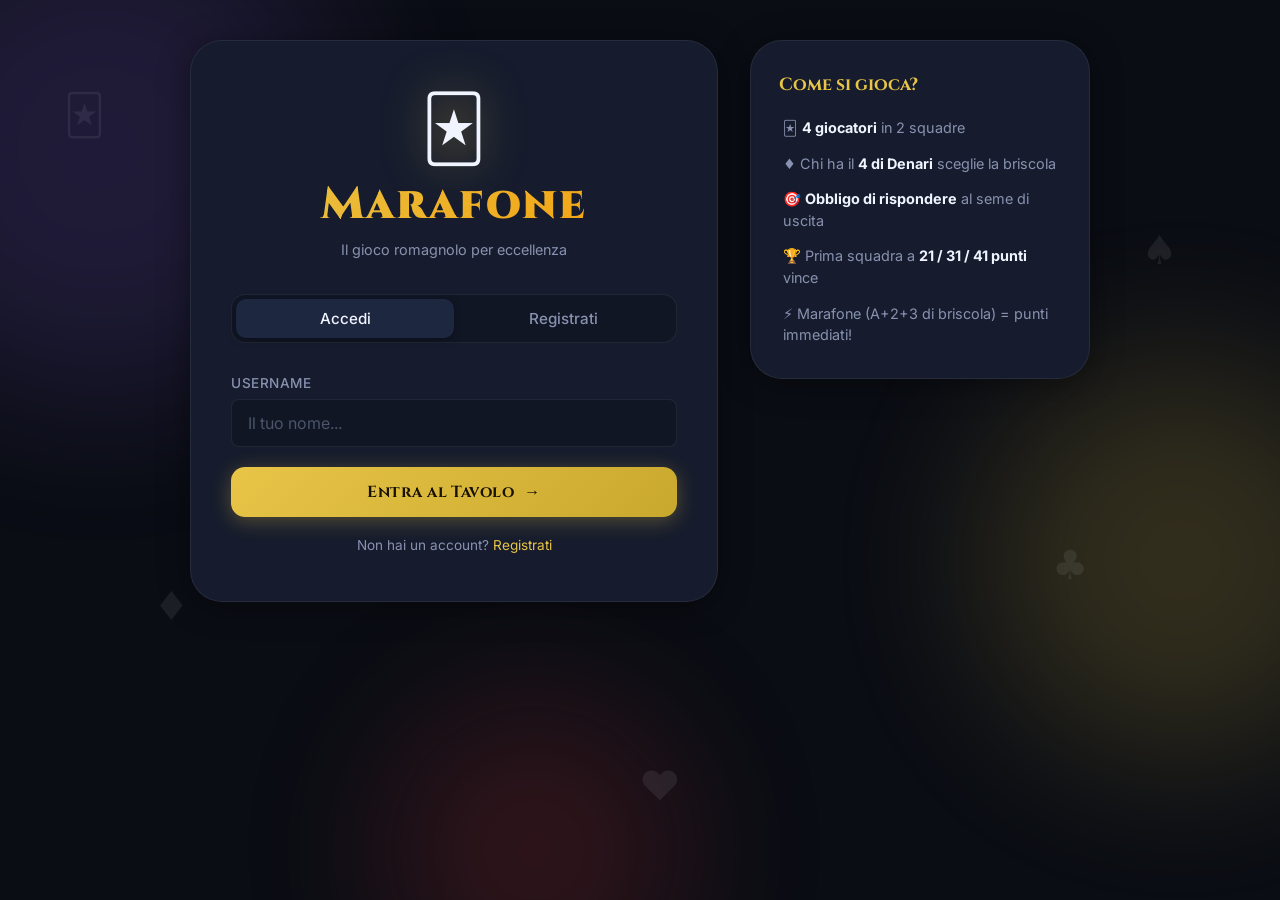
<file: Marafone.Presentation/wwwroot/index.html>
<!DOCTYPE html>
<html lang="it">
<head>
  <meta charset="UTF-8" />
  <meta name="viewport" content="width=device-width, initial-scale=1.0" />
  <title>Marafone Romagnolo — Accedi</title>
  <link rel="preconnect" href="https://fonts.googleapis.com" />
  <link href="https://fonts.googleapis.com/css2?family=Cinzel:wght@400;700;900&family=Inter:wght@300;400;500;600&display=swap" rel="stylesheet" />
  <link rel="stylesheet" href="style.css" />
</head>
<body class="auth-page">

  <!-- Animated background -->
  <div class="bg-orbs">
    <div class="orb orb-1"></div>
    <div class="orb orb-2"></div>
    <div class="orb orb-3"></div>
  </div>

  <!-- Floating cards decoration -->
  <div class="floating-cards" aria-hidden="true">
    <span class="fc fc-1">🃏</span>
    <span class="fc fc-2">♠️</span>
    <span class="fc fc-3">♦️</span>
    <span class="fc fc-4">♣️</span>
    <span class="fc fc-5">♥️</span>
  </div>

  <main class="auth-container">
    <div class="auth-card">
      <!-- Logo / Titolo -->
      <div class="auth-logo">
        <div class="logo-icon">🃏</div>
        <h1 class="logo-title">Marafone</h1>
        <p class="logo-subtitle">Il gioco romagnolo per eccellenza</p>
      </div>

      <!-- Tab switcher -->
      <div class="tab-switcher" role="tablist">
        <button id="tab-login" class="tab-btn active" role="tab" aria-selected="true" onclick="switchTab('login')">
          Accedi
        </button>
        <button id="tab-register" class="tab-btn" role="tab" aria-selected="false" onclick="switchTab('register')">
          Registrati
        </button>
      </div>

      <!-- LOGIN FORM -->
      <form id="form-login" class="auth-form" onsubmit="handleLogin(event)">
        <div class="field-group">
          <label for="login-username">Username</label>
          <input
            type="text" id="login-username" name="username"
            placeholder="Il tuo nome..." autocomplete="username"
            required />
        </div>
        <button type="submit" class="btn-primary" id="btn-login">
          <span class="btn-text">Entra al Tavolo</span>
          <span class="btn-icon">→</span>
        </button>
        <p class="auth-hint">Non hai un account? <a href="#" onclick="switchTab('register')">Registrati</a></p>
      </form>

      <!-- REGISTER FORM -->
      <form id="form-register" class="auth-form hidden" onsubmit="handleRegister(event)">
        <div class="field-group">
          <label for="reg-username">Username</label>
          <input
            type="text" id="reg-username" name="username"
            placeholder="Scegli il tuo nome..." autocomplete="username"
            required />
        </div>
        <div class="field-group">
          <label for="reg-email">Email <span class="optional">(opzionale)</span></label>
          <input
            type="email" id="reg-email" name="email"
            placeholder="la-tua@email.it" autocomplete="email" />
        </div>
        <button type="submit" class="btn-primary" id="btn-register">
          <span class="btn-text">Crea Account</span>
          <span class="btn-icon">✓</span>
        </button>
        <p class="auth-hint">Hai già un account? <a href="#" onclick="switchTab('login')">Accedi</a></p>
      </form>

      <!-- Feedback message -->
      <div id="auth-message" class="auth-message hidden" role="alert"></div>
    </div>

    <!-- Info banner -->
    <div class="rules-banner">
      <h3>Come si gioca?</h3>
      <ul>
        <li>🃏 <strong>4 giocatori</strong> in 2 squadre</li>
        <li>♦️ Chi ha il <strong>4 di Denari</strong> sceglie la briscola</li>
        <li>🎯 <strong>Obbligo di rispondere</strong> al seme di uscita</li>
        <li>🏆 Prima squadra a <strong>21 / 31 / 41 punti</strong> vince</li>
        <li>⚡ Marafone (A+2+3 di briscola) = punti immediati!</li>
      </ul>
    </div>
  </main>

  <script src="app.js"></script>
</body>
</html>
</file>
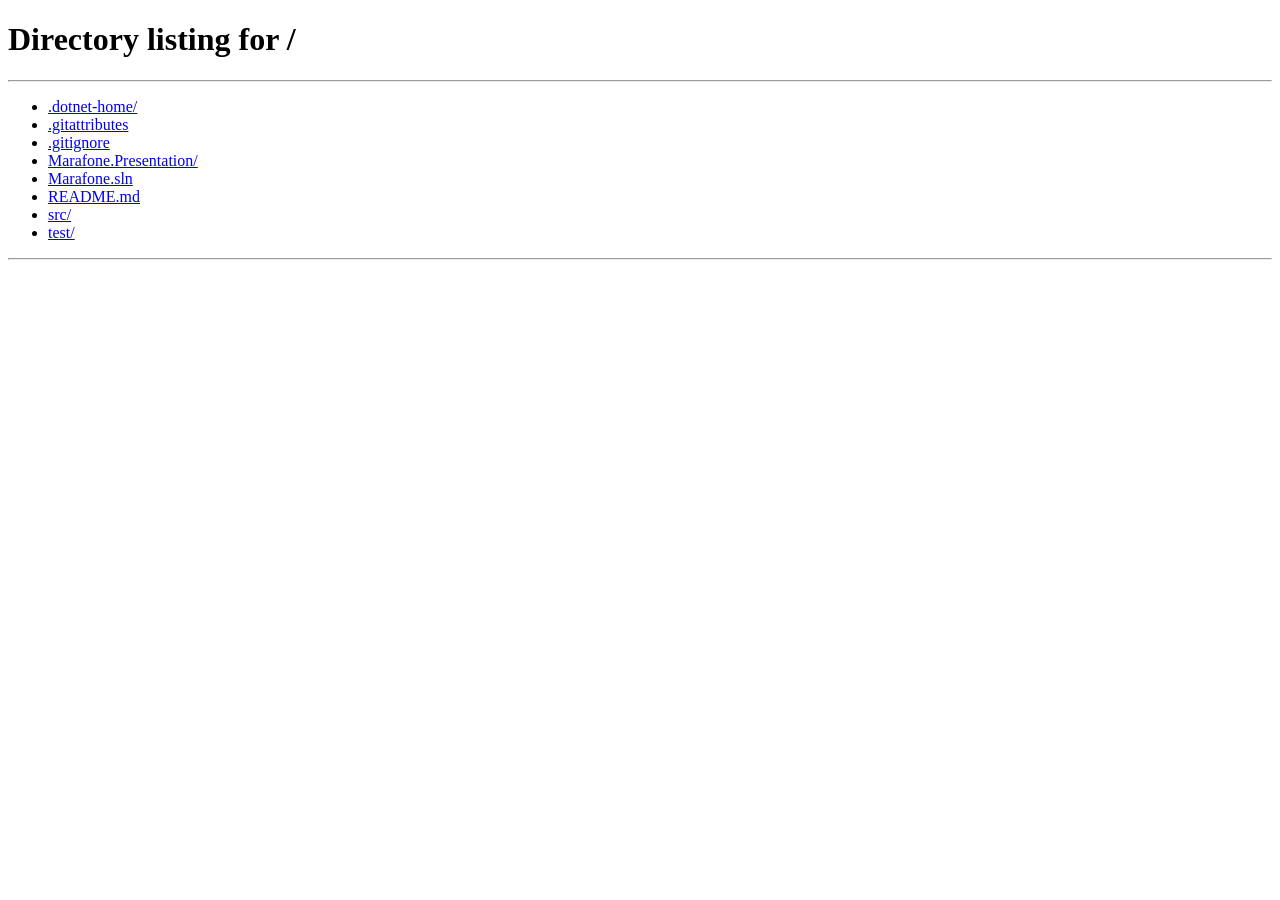
<file: Marafone.Presentation/wwwroot/lobby.html>
<!DOCTYPE html>
<html lang="it">
<head>
  <meta charset="UTF-8" />
  <meta name="viewport" content="width=device-width, initial-scale=1.0" />
  <title>Marafone — Lobby</title>
  <link rel="preconnect" href="https://fonts.googleapis.com" />
  <link href="https://fonts.googleapis.com/css2?family=Cinzel:wght@400;700;900&family=Inter:wght@300;400;500;600&display=swap" rel="stylesheet" />
  <link rel="stylesheet" href="style.css" />
</head>
<body class="lobby-page">

  <div class="bg-orbs">
    <div class="orb orb-1"></div>
    <div class="orb orb-2"></div>
  </div>

  <!-- HEADER -->
  <header class="app-header">
    <div class="header-left">
      <span class="header-logo">🃏</span>
      <span class="header-title">Marafone</span>
    </div>
    <div class="header-right">
      <span class="user-badge" id="header-username">Caricamento...</span>
      <button class="btn-ghost btn-sm" onclick="logout()">Esci</button>
    </div>
  </header>

  <main class="lobby-container">

    <!-- ===== CREA PARTITA ===== -->
    <section class="lobby-section create-section">
      <h2 class="section-title">
        <span class="section-icon">⚡</span>
        Nuova Partita
      </h2>

      <div class="create-card">
        <!-- Scelta modalità -->
        <div class="mode-selector">
          <label class="section-label">Modalità di gioco</label>
          <div class="mode-buttons">
            <button class="mode-btn" data-target="21" onclick="selectMode(this)">
              <span class="mode-pts">21</span>
              <span class="mode-name">Veloce</span>
            </button>
            <button class="mode-btn active" data-target="41" onclick="selectMode(this)">
              <span class="mode-pts">41</span>
              <span class="mode-name">Classica</span>
            </button>
            <button class="mode-btn" data-target="31" onclick="selectMode(this)">
              <span class="mode-pts">31</span>
              <span class="mode-name">Media</span>
            </button>
          </div>
        </div>

        <!-- Scelta giocatori -->
        <div class="player-selection">
          <label class="section-label">Seleziona 3 avversari/compagni</label>
          <p class="selection-hint">Tu giochi nella Squadra 1 (posizione 1). Scegli chi metti nelle altre posizioni.</p>
          <div class="player-slots">
            <div class="slot-group">
              <div class="slot-label">Squadra 1</div>
              <div class="player-slot you-slot">
                <span class="slot-icon">👤</span>
                <span id="slot-you">TU</span>
              </div>
              <div class="player-slot" id="slot-p3">
                <span class="slot-icon">➕</span>
                <span class="slot-text">Compagno (Pos 3)</span>
              </div>
            </div>
            <div class="vs-divider">VS</div>
            <div class="slot-group">
              <div class="slot-label">Squadra 2</div>
              <div class="player-slot" id="slot-p2">
                <span class="slot-icon">➕</span>
                <span class="slot-text">Avversario (Pos 2)</span>
              </div>
              <div class="player-slot" id="slot-p4">
                <span class="slot-icon">➕</span>
                <span class="slot-text">Avversario (Pos 4)</span>
              </div>
            </div>
          </div>
        </div>

        <!-- Lista utenti disponibili -->
        <div class="users-list-section">
          <label class="section-label">Giocatori disponibili</label>
          <div id="users-list" class="users-grid">
            <div class="loading-dots"><span></span><span></span><span></span></div>
          </div>
        </div>

        <button class="btn-primary btn-create" id="btn-create-match" onclick="createMatch()" disabled>
          <span class="btn-text">Inizia la Partita!</span>
          <span class="btn-icon">🃏</span>
        </button>
        <div id="create-error" class="error-msg hidden"></div>
      </div>
    </section>

    <!-- ===== PARTITE ATTIVE ===== -->
    <section class="lobby-section active-section">
      <div class="section-header">
        <h2 class="section-title">
          <span class="section-icon">🎮</span>
          Partite in corso
        </h2>
        <button class="btn-ghost btn-sm" onclick="loadMatches()">↻ Aggiorna</button>
      </div>
      <div id="matches-list" class="matches-grid">
        <div class="loading-dots"><span></span><span></span><span></span></div>
      </div>
    </section>

  </main>

  <script src="app.js"></script>
  <script src="lobby.js"></script>
</body>
</html>
</file>
<file: Marafone.Presentation/wwwroot/style.css>
/* ============================================================
   MARAFONE ROMAGNOLO — Design System
   ============================================================ */

/* --- RESET & TOKENS --- */
*, *::before, *::after { box-sizing: border-box; margin: 0; padding: 0; }

:root {
  /* Palette */
  --clr-bg:        #0a0d14;
  --clr-surface:   #111625;
  --clr-card:      #161c2d;
  --clr-card-hover:#1e2740;
  --clr-border:    rgba(255,255,255,0.07);
  --clr-border-hi: rgba(255,255,255,0.15);

  /* Accents */
  --clr-gold:      #e8c547;
  --clr-gold-dim:  #c9a82e;
  --clr-amber:     #f59e0b;
  --clr-red:       #e53e3e;
  --clr-green:     #38a169;
  --clr-blue:      #4299e1;
  --clr-purple:    #805ad5;

  /* Suits */
  --suit-coppe:    #e53e3e;
  --suit-denara:   #e8c547;
  --suit-bastoni:  #68d391;
  --suit-spade:    #a0aec0;

  /* Text */
  --txt-primary:   #f0f4ff;
  --txt-secondary: #8892b0;
  --txt-muted:     #4a5568;

  /* Spacing */
  --radius-sm:  8px;
  --radius-md:  14px;
  --radius-lg:  22px;
  --radius-xl:  32px;

  /* Shadows */
  --shadow-card: 0 4px 32px rgba(0,0,0,0.4);
  --shadow-glow: 0 0 24px rgba(232,197,71,0.25);
  --shadow-gold: 0 0 0 2px var(--clr-gold), 0 0 24px rgba(232,197,71,0.35);

  /* Transitions */
  --transition: 0.22s cubic-bezier(0.4,0,0.2,1);
}

html { font-size: 16px; }

body {
  font-family: 'Inter', system-ui, sans-serif;
  background: var(--clr-bg);
  color: var(--txt-primary);
  min-height: 100vh;
  overflow-x: hidden;
}

/* ── ANIMATED BACKGROUND ORBS ────────────────────────────── */
.bg-orbs {
  position: fixed;
  inset: 0;
  pointer-events: none;
  z-index: 0;
  overflow: hidden;
}
.orb {
  position: absolute;
  border-radius: 50%;
  filter: blur(80px);
  opacity: 0.18;
  animation: orbFloat 12s ease-in-out infinite alternate;
}
.orb-1 { width:500px; height:500px; background:#805ad5; top:-100px; left:-150px; animation-delay:0s; }
.orb-2 { width:400px; height:400px; background:#e8c547; top:40%; right:-100px; animation-delay:-4s; }
.orb-3 { width:300px; height:300px; background:#e53e3e; bottom:-100px; left:30%; animation-delay:-8s; }

@keyframes orbFloat {
  from { transform: translate(0,0) scale(1); }
  to   { transform: translate(30px, 40px) scale(1.08); }
}

/* ── FLOATING CARD DECORATION ────────────────────────────── */
.floating-cards {
  position: fixed; inset:0; pointer-events:none; z-index:0; overflow:hidden;
}
.fc {
  position: absolute;
  font-size: 2.5rem;
  opacity: 0.08;
  animation: fcFloat 8s ease-in-out infinite alternate;
  user-select: none;
}
.fc-1 { top:10%; left:5%;  animation-duration:9s;  animation-delay:0s; }
.fc-2 { top:25%; right:8%; animation-duration:11s; animation-delay:-2s; }
.fc-3 { bottom:30%; left:12%; animation-duration:10s; animation-delay:-4s; }
.fc-4 { top:60%; right:15%; animation-duration:8s; animation-delay:-1s; }
.fc-5 { bottom:10%; left:50%; animation-duration:12s; animation-delay:-3s; }
@keyframes fcFloat {
  from { transform: translateY(0) rotate(-5deg); }
  to   { transform: translateY(-20px) rotate(5deg); }
}

/* ── UTILITY ──────────────────────────────────────────────── */
.hidden { display: none !important; }
.optional { color: var(--txt-muted); font-size: 0.8em; }
.loading-dots { display:flex; gap:6px; align-items:center; padding:20px; }
.loading-dots span {
  width:8px; height:8px; border-radius:50%;
  background: var(--clr-gold);
  animation: dot-blink 1.2s ease-in-out infinite;
}
.loading-dots span:nth-child(2) { animation-delay:0.2s; }
.loading-dots span:nth-child(3) { animation-delay:0.4s; }
@keyframes dot-blink { 0%,80%,100% { opacity:0.2; } 40% { opacity:1; } }

/* ── BUTTONS ─────────────────────────────────────────────── */
.btn-primary {
  display: inline-flex;
  align-items: center;
  justify-content: center;
  gap: 10px;
  padding: 14px 28px;
  border: none;
  border-radius: var(--radius-md);
  background: linear-gradient(135deg, #e8c547 0%, #c9a82e 100%);
  color: #1a1200;
  font-family: 'Cinzel', serif;
  font-weight: 700;
  font-size: 1rem;
  letter-spacing: 0.03em;
  cursor: pointer;
  transition: var(--transition);
  box-shadow: 0 4px 20px rgba(232,197,71,0.3);
}
.btn-primary:hover:not(:disabled) {
  transform: translateY(-2px);
  box-shadow: var(--shadow-gold);
}
.btn-primary:active:not(:disabled) { transform: translateY(0); }
.btn-primary:disabled { opacity: 0.4; cursor: not-allowed; }

.btn-ghost {
  display: inline-flex; align-items: center; gap: 6px;
  padding: 10px 20px;
  border: 1px solid var(--clr-border-hi);
  border-radius: var(--radius-sm);
  background: transparent;
  color: var(--txt-secondary);
  font-family: 'Inter', sans-serif;
  font-size: 0.9rem;
  cursor: pointer;
  transition: var(--transition);
}
.btn-ghost:hover { background: var(--clr-card-hover); color: var(--txt-primary); }

.btn-danger {
  padding: 8px 18px;
  border: 1px solid rgba(229,62,62,0.4);
  border-radius: var(--radius-sm);
  background: rgba(229,62,62,0.1);
  color: #fc8181;
  font-size: 0.85rem;
  cursor: pointer;
  transition: var(--transition);
}
.btn-danger:hover { background: rgba(229,62,62,0.25); }

.btn-sm { font-size: 0.85rem; padding: 8px 16px; }

/* ── AUTH PAGE ────────────────────────────────────────────── */
.auth-page {
  display: flex;
  align-items: flex-start;
  justify-content: center;
  min-height: 100vh;
  padding: 40px 20px;
}

.auth-container {
  position: relative;
  z-index: 1;
  width: 100%;
  max-width: 900px;
  display: grid;
  grid-template-columns: 1fr 340px;
  gap: 32px;
  align-items: start;
}
@media (max-width: 700px) {
  .auth-container { grid-template-columns: 1fr; }
  .rules-banner   { order: -1; }
}

.auth-card {
  background: var(--clr-card);
  border: 1px solid var(--clr-border);
  border-radius: var(--radius-xl);
  padding: 48px 40px;
  box-shadow: var(--shadow-card);
  backdrop-filter: blur(12px);
}

.auth-logo { text-align: center; margin-bottom: 36px; }
.logo-icon { font-size: 4rem; display: block; margin-bottom: 8px; filter: drop-shadow(0 0 20px rgba(232,197,71,0.5)); }
.logo-title {
  font-family: 'Cinzel', serif;
  font-size: 2.8rem;
  font-weight: 900;
  background: linear-gradient(135deg, #e8c547, #f59e0b);
  -webkit-background-clip: text;
  -webkit-text-fill-color: transparent;
  background-clip: text;
  letter-spacing: 0.05em;
}
.logo-subtitle { color: var(--txt-secondary); font-size: 0.9rem; margin-top: 6px; }

/* Tab switcher */
.tab-switcher {
  display: flex;
  background: var(--clr-surface);
  border-radius: var(--radius-md);
  padding: 4px;
  margin-bottom: 32px;
  border: 1px solid var(--clr-border);
}
.tab-btn {
  flex: 1;
  padding: 10px;
  border: none;
  border-radius: 10px;
  background: transparent;
  color: var(--txt-secondary);
  font-family: 'Inter', sans-serif;
  font-size: 0.95rem;
  font-weight: 500;
  cursor: pointer;
  transition: var(--transition);
}
.tab-btn.active {
  background: var(--clr-card-hover);
  color: var(--txt-primary);
  box-shadow: 0 2px 8px rgba(0,0,0,0.3);
}

/* Forms */
.auth-form { display: flex; flex-direction: column; gap: 20px; }
.field-group { display: flex; flex-direction: column; gap: 8px; }
.field-group label {
  font-size: 0.85rem;
  font-weight: 500;
  color: var(--txt-secondary);
  letter-spacing: 0.04em;
  text-transform: uppercase;
}
.field-group input {
  padding: 13px 16px;
  background: var(--clr-surface);
  border: 1px solid var(--clr-border);
  border-radius: var(--radius-sm);
  color: var(--txt-primary);
  font-family: 'Inter', sans-serif;
  font-size: 1rem;
  transition: var(--transition);
  outline: none;
}
.field-group input:focus {
  border-color: var(--clr-gold);
  box-shadow: 0 0 0 3px rgba(232,197,71,0.15);
}
.field-group input::placeholder { color: var(--txt-muted); }

.auth-hint { text-align: center; font-size: 0.85rem; color: var(--txt-secondary); }
.auth-hint a { color: var(--clr-gold); text-decoration: none; }
.auth-hint a:hover { text-decoration: underline; }

.auth-message {
  padding: 12px 16px;
  border-radius: var(--radius-sm);
  font-size: 0.9rem;
  text-align: center;
  margin-top: 8px;
}
.auth-message.success { background: rgba(56,161,105,0.15); color: #68d391; border: 1px solid rgba(56,161,105,0.3); }
.auth-message.error   { background: rgba(229,62,62,0.15); color: #fc8181; border: 1px solid rgba(229,62,62,0.3); }

/* Rules banner */
.rules-banner {
  background: var(--clr-card);
  border: 1px solid var(--clr-border);
  border-radius: var(--radius-xl);
  padding: 32px 28px;
  box-shadow: var(--shadow-card);
}
.rules-banner h3 {
  font-family: 'Cinzel', serif;
  color: var(--clr-gold);
  margin-bottom: 20px;
  font-size: 1.1rem;
}
.rules-banner ul { list-style: none; display: flex; flex-direction: column; gap: 14px; }
.rules-banner li {
  font-size: 0.9rem;
  color: var(--txt-secondary);
  line-height: 1.5;
  padding-left: 4px;
}
.rules-banner li strong { color: var(--txt-primary); }

/* ── SHARED HEADER ────────────────────────────────────────── */
.app-header, .game-header {
  position: sticky;
  top: 0;
  z-index: 100;
  display: flex;
  align-items: center;
  justify-content: space-between;
  padding: 14px 24px;
  background: rgba(10,13,20,0.85);
  border-bottom: 1px solid var(--clr-border);
  backdrop-filter: blur(16px);
}
.header-logo { font-size: 1.6rem; }
.header-title {
  font-family: 'Cinzel', serif;
  font-size: 1.2rem;
  font-weight: 700;
  color: var(--clr-gold);
}
.header-left { display: flex; align-items: center; gap: 12px; }
.header-right { display: flex; align-items: center; gap: 12px; }

.user-badge {
  padding: 6px 14px;
  background: var(--clr-card);
  border: 1px solid var(--clr-border);
  border-radius: 50px;
  font-size: 0.85rem;
  color: var(--txt-secondary);
}

/* ── LOBBY PAGE ───────────────────────────────────────────── */
.lobby-page { min-height: 100vh; }
.lobby-container {
  position: relative; z-index: 1;
  max-width: 1200px;
  margin: 0 auto;
  padding: 40px 24px;
  display: grid;
  grid-template-columns: 1fr 1fr;
  gap: 32px;
  align-items: start;
}
@media (max-width: 900px) { .lobby-container { grid-template-columns: 1fr; } }

.lobby-section { display: flex; flex-direction: column; gap: 24px; }
.section-title {
  display: flex; align-items: center; gap: 10px;
  font-family: 'Cinzel', serif;
  font-size: 1.3rem;
  font-weight: 700;
  color: var(--txt-primary);
}
.section-icon { font-size: 1.4rem; }
.section-header { display: flex; align-items: center; justify-content: space-between; }

.create-card {
  background: var(--clr-card);
  border: 1px solid var(--clr-border);
  border-radius: var(--radius-xl);
  padding: 32px;
  display: flex;
  flex-direction: column;
  gap: 28px;
}

.section-label {
  display: block;
  font-size: 0.75rem;
  font-weight: 600;
  letter-spacing: 0.08em;
  text-transform: uppercase;
  color: var(--txt-muted);
  margin-bottom: 12px;
}

/* Mode buttons */
.mode-buttons { display: flex; gap: 12px; }
.mode-btn {
  flex: 1;
  display: flex; flex-direction: column; align-items: center; gap: 4px;
  padding: 14px 10px;
  border: 2px solid var(--clr-border);
  border-radius: var(--radius-md);
  background: var(--clr-surface);
  color: var(--txt-secondary);
  cursor: pointer;
  transition: var(--transition);
}
.mode-btn:hover { border-color: var(--clr-border-hi); color: var(--txt-primary); }
.mode-btn.active {
  border-color: var(--clr-gold);
  background: rgba(232,197,71,0.08);
  color: var(--txt-primary);
  box-shadow: 0 0 12px rgba(232,197,71,0.15);
}
.mode-pts {
  font-family: 'Cinzel', serif;
  font-size: 1.6rem;
  font-weight: 900;
  color: var(--clr-gold);
}
.mode-name { font-size: 0.75rem; text-transform: uppercase; letter-spacing: 0.05em; }

/* Player selection */
.player-slots { display: flex; align-items: center; gap: 16px; }
.slot-group { display: flex; flex-direction: column; gap: 10px; flex: 1; }
.slot-label {
  text-align: center;
  font-size: 0.72rem;
  font-weight: 600;
  letter-spacing: 0.06em;
  text-transform: uppercase;
  color: var(--txt-muted);
}
.vs-divider {
  font-family: 'Cinzel', serif;
  font-size: 1.1rem;
  color: var(--clr-gold);
  font-weight: 900;
  flex-shrink: 0;
}
.player-slot {
  display: flex; align-items: center; gap: 10px;
  padding: 10px 14px;
  background: var(--clr-surface);
  border: 1px dashed var(--clr-border);
  border-radius: var(--radius-md);
  font-size: 0.85rem;
  color: var(--txt-muted);
  min-height: 48px;
  transition: var(--transition);
  cursor: pointer;
}
.player-slot:hover { border-color: var(--clr-gold); color: var(--txt-primary); }
.player-slot.filled {
  background: rgba(232,197,71,0.07);
  border: 1px solid rgba(232,197,71,0.3);
  color: var(--txt-primary);
}
.you-slot {
  background: rgba(56,161,105,0.1);
  border: 1px solid rgba(56,161,105,0.3);
  color: #68d391;
  cursor: default;
}
.you-slot:hover { border-color: rgba(56,161,105,0.5); }
.slot-icon { font-size: 1.1rem; }
.selection-hint { font-size: 0.78rem; color: var(--txt-muted); margin-bottom: 4px; }

/* Users grid */
.users-grid {
  display: flex; flex-wrap: wrap; gap: 10px;
  max-height: 180px; overflow-y: auto;
  padding-right: 4px;
}
.users-grid::-webkit-scrollbar { width:4px; }
.users-grid::-webkit-scrollbar-track { background:transparent; }
.users-grid::-webkit-scrollbar-thumb { background: var(--clr-border); border-radius:4px; }

.user-chip {
  display: flex; align-items: center; gap: 8px;
  padding: 8px 14px;
  border: 1px solid var(--clr-border);
  border-radius: 50px;
  background: var(--clr-surface);
  color: var(--txt-secondary);
  font-size: 0.85rem;
  cursor: pointer;
  transition: var(--transition);
}
.user-chip:hover:not(.chip-you):not(.chip-assigned) {
  border-color: var(--clr-gold);
  color: var(--txt-primary);
}
.user-chip.chip-you { border-color: rgba(56,161,105,0.4); color: #68d391; cursor: default; }
.user-chip.chip-assigned { border-color: rgba(232,197,71,0.4); color: var(--clr-gold); }
.chip-avatar {
  width: 24px; height: 24px; border-radius: 50%;
  background: var(--clr-card);
  display: flex; align-items: center; justify-content: center;
  font-size: 0.7rem; font-weight: 700;
}

.btn-create { width: 100%; margin-top: 4px; }
.error-msg {
  padding: 10px 14px;
  background: rgba(229,62,62,0.12);
  border: 1px solid rgba(229,62,62,0.3);
  border-radius: var(--radius-sm);
  color: #fc8181;
  font-size: 0.85rem;
  text-align: center;
}

/* Matches grid */
.matches-grid { display: flex; flex-direction: column; gap: 14px; }
.match-card {
  background: var(--clr-card);
  border: 1px solid var(--clr-border);
  border-radius: var(--radius-lg);
  padding: 20px 24px;
  display: flex;
  align-items: center;
  justify-content: space-between;
  gap: 16px;
  transition: var(--transition);
}
.match-card:hover { border-color: var(--clr-border-hi); background: var(--clr-card-hover); }
.match-players { font-size: 0.9rem; color: var(--txt-secondary); }
.match-players strong { color: var(--txt-primary); }
.match-badge {
  padding: 4px 10px;
  border-radius: 50px;
  font-size: 0.75rem;
  font-weight: 600;
  letter-spacing: 0.04em;
}
.badge-playing { background: rgba(66,153,225,0.15); color: #63b3ed; border: 1px solid rgba(66,153,225,0.3); }
.badge-waiting { background: rgba(232,197,71,0.15); color: var(--clr-gold); border: 1px solid rgba(232,197,71,0.3); }
.badge-over    { background: rgba(113,128,150,0.15); color: #a0aec0; border: 1px solid rgba(113,128,150,0.3); }

.match-target {
  font-family: 'Cinzel', serif;
  font-size: 0.9rem;
  color: var(--clr-gold);
}
.no-matches {
  text-align: center;
  color: var(--txt-muted);
  padding: 40px 20px;
  font-size: 0.9rem;
}

/* ── GAME PAGE ────────────────────────────────────────────── */
.game-page { height: 100vh; display: flex; flex-direction: column; overflow: hidden; }

.game-header {
  flex-shrink: 0;
}
.game-info-bar { display: flex; align-items: center; gap: 12px; }
.target-badge {
  padding: 4px 12px;
  border-radius: 50px;
  background: rgba(232,197,71,0.12);
  border: 1px solid rgba(232,197,71,0.3);
  color: var(--clr-gold);
  font-family: 'Cinzel', serif;
  font-size: 0.8rem;
  font-weight: 700;
}
.status-text { font-size: 0.85rem; color: var(--txt-secondary); }

.game-layout {
  flex: 1;
  display: grid;
  grid-template-rows: auto 1fr auto;
  grid-template-columns: 1fr;
  gap: 0;
  min-height: 0;
  padding: 12px;
  position: relative;
  z-index: 1;
}

/* Player zones */
.player-zone {
  display: flex;
  flex-direction: column;
  align-items: center;
  gap: 8px;
}
.player-info {
  display: flex;
  align-items: center;
  gap: 10px;
}
.player-info.vertical {
  flex-direction: column;
  gap: 6px;
}
.player-avatar {
  width: 40px; height: 40px;
  border-radius: 50%;
  background: linear-gradient(135deg, var(--clr-card), var(--clr-card-hover));
  border: 2px solid var(--clr-border);
  display: flex; align-items: center; justify-content: center;
  font-family: 'Cinzel', serif;
  font-weight: 700;
  font-size: 1rem;
  color: var(--txt-secondary);
}
.player-meta { display: flex; flex-direction: column; gap: 2px; }
.player-name { font-size: 0.9rem; font-weight: 600; color: var(--txt-primary); }
.player-team-badge {
  font-size: 0.7rem;
  color: var(--txt-muted);
  letter-spacing: 0.04em;
}
.turn-indicator {
  width: 10px; height: 10px;
  border-radius: 50%;
  background: transparent;
  transition: var(--transition);
}
.turn-indicator.active {
  background: var(--clr-gold);
  box-shadow: 0 0 10px rgba(232,197,71,0.6);
  animation: pulse 1.2s ease-in-out infinite;
}
@keyframes pulse {
  0%,100% { box-shadow: 0 0 10px rgba(232,197,71,0.4); }
  50%      { box-shadow: 0 0 20px rgba(232,197,71,0.8); }
}

/* Middle row */
.middle-row {
  display: grid;
  grid-template-columns: 160px 1fr 160px;
  gap: 12px;
  min-height: 0;
}
.zone-ovest, .zone-est {
  display: flex;
  flex-direction: column;
  align-items: center;
  justify-content: center;
  gap: 8px;
}

/* Opponent hands (dorso) */
.opponent-hand {
  display: flex;
  gap: -12px;
  flex-wrap: wrap;
  justify-content: center;
}
.opponent-hand.vertical {
  flex-direction: column;
  align-items: center;
}
.card-back {
  width: 36px; height: 52px;
  border-radius: 6px;
  background: linear-gradient(135deg, #1e3a8a 0%, #1e40af 50%, #1d4ed8 100%);
  border: 1px solid rgba(255,255,255,0.1);
  margin-left: -14px;
  box-shadow: 2px 2px 6px rgba(0,0,0,0.4);
}
.card-back:first-child { margin-left: 0; }

/* Table zone */
.table-zone {
  display: flex;
  flex-direction: column;
  align-items: center;
  justify-content: center;
  gap: 12px;
  background: rgba(255,255,255,0.02);
  border: 1px solid var(--clr-border);
  border-radius: var(--radius-xl);
  padding: 16px;
  min-height: 0;
}

.briscola-display {
  display: flex; align-items: center; gap: 8px;
  padding: 6px 16px;
  background: var(--clr-surface);
  border: 1px solid var(--clr-border);
  border-radius: 50px;
}
.briscola-label { font-size: 0.75rem; color: var(--txt-muted); letter-spacing: 0.05em; }
.briscola-suit {
  font-size: 1rem;
  font-weight: 700;
  color: var(--clr-gold);
  font-family: 'Cinzel', serif;
}

/* Cards on table */
.table-cards {
  display: flex;
  gap: 10px;
  flex-wrap: wrap;
  justify-content: center;
  min-height: 80px;
  align-items: center;
}
.table-placeholder { color: var(--txt-muted); font-size: 0.85rem; font-style: italic; }

/* Score board */
.score-board {
  display: flex;
  align-items: center;
  gap: 12px;
  background: var(--clr-card);
  border: 1px solid var(--clr-border);
  border-radius: var(--radius-lg);
  padding: 12px 20px;
  width: 100%;
}
.score-team { flex: 1; display: flex; flex-direction: column; gap: 4px; }
.score-name {
  font-size: 0.75rem;
  font-weight: 600;
  letter-spacing: 0.04em;
  text-transform: uppercase;
  color: var(--txt-muted);
}
.score-row { display: flex; justify-content: space-between; align-items: center; }
.score-label { font-size: 0.78rem; color: var(--txt-muted); }
.score-val { font-size: 0.9rem; font-weight: 600; color: var(--txt-primary); }
.score-val.main-score {
  font-family: 'Cinzel', serif;
  font-size: 1.2rem;
  color: var(--clr-gold);
}
.score-divider {
  font-size: 1rem;
  color: var(--clr-border-hi);
  flex-shrink: 0;
}

/* My hand (Sud) */
.zone-sud { flex-direction: column-reverse; }
.my-hand-area {
  width: 100%;
  overflow-x: auto;
  padding: 8px 0;
}
.my-hand {
  display: flex;
  gap: 10px;
  justify-content: center;
  padding: 0 16px;
}

/* ── PLAYING CARD ─────────────────────────────────────────── */
.playing-card {
  position: relative;
  width: 70px; height: 100px;
  border-radius: 10px;
  background: #fefefe;
  border: 1px solid #ddd;
  box-shadow: 0 4px 12px rgba(0,0,0,0.4);
  cursor: pointer;
  transition: transform 0.18s ease, box-shadow 0.18s ease;
  display: flex;
  flex-direction: column;
  align-items: center;
  justify-content: center;
  user-select: none;
  color: #111;
  flex-shrink: 0;
}
.playing-card:hover {
  transform: translateY(-14px) scale(1.05);
  box-shadow: 0 12px 28px rgba(0,0,0,0.5);
  z-index: 10;
}
.playing-card.selected {
  transform: translateY(-20px) scale(1.08);
  box-shadow: var(--shadow-gold);
  border-color: var(--clr-gold);
}
.playing-card.disabled {
  opacity: 0.45;
  cursor: not-allowed;
  pointer-events: none;
}
.playing-card.played-on-table {
  width: 58px; height: 82px;
  cursor: default;
  transform: none !important;
}
.playing-card.played-on-table:hover { transform: none; }

.card-rank {
  font-family: 'Cinzel', serif;
  font-size: 1.2rem;
  font-weight: 900;
  line-height: 1;
}
.card-suit-icon {
  font-size: 1.6rem;
  line-height: 1;
}
.card-rank-corner-tl, .card-rank-corner-br {
  position: absolute;
  font-size: 0.7rem;
  font-weight: 700;
  font-family: 'Cinzel', serif;
}
.card-rank-corner-tl { top: 5px; left: 7px; }
.card-rank-corner-br { bottom: 5px; right: 7px; transform: rotate(180deg); }

/* Suit colors on table cards */
.suit-coppe   { color: var(--suit-coppe); }
.suit-denara  { color: var(--suit-denara); }
.suit-bastoni { color: var(--suit-bastoni); }
.suit-spade   { color: var(--suit-spade); }

/* ── ACTION BAR ───────────────────────────────────────────── */
.action-bar {
  position: fixed;
  bottom: 20px;
  right: 20px;
  z-index: 50;
}

/* ── OVERLAYS ─────────────────────────────────────────────── */
.overlay {
  position: fixed;
  inset: 0;
  z-index: 200;
  display: flex;
  align-items: center;
  justify-content: center;
  background: rgba(0,0,0,0.7);
  backdrop-filter: blur(8px);
  padding: 20px;
  animation: overlayIn 0.2s ease;
}
@keyframes overlayIn {
  from { opacity: 0; }
  to   { opacity: 1; }
}

.overlay-card {
  background: var(--clr-card);
  border: 1px solid var(--clr-border-hi);
  border-radius: var(--radius-xl);
  padding: 48px 40px;
  max-width: 480px;
  width: 100%;
  text-align: center;
  box-shadow: 0 20px 60px rgba(0,0,0,0.5);
  animation: cardSlideUp 0.25s cubic-bezier(0.34,1.56,0.64,1);
  display: flex;
  flex-direction: column;
  gap: 20px;
  align-items: center;
}
@keyframes cardSlideUp {
  from { opacity: 0; transform: translateY(30px) scale(0.95); }
  to   { opacity: 1; transform: translateY(0) scale(1); }
}

.overlay-card h2 {
  font-family: 'Cinzel', serif;
  font-size: 1.6rem;
  font-weight: 700;
  color: var(--txt-primary);
}
.overlay-card p { color: var(--txt-secondary); font-size: 0.95rem; line-height: 1.6; }

/* Suit buttons */
.suit-buttons {
  display: grid;
  grid-template-columns: 1fr 1fr;
  gap: 12px;
  width: 100%;
}
.suit-btn {
  padding: 16px 12px;
  border-radius: var(--radius-md);
  border: 2px solid var(--clr-border);
  background: var(--clr-surface);
  font-size: 1.1rem;
  font-weight: 600;
  cursor: pointer;
  transition: var(--transition);
  color: var(--txt-primary);
}
.suit-btn:hover { border-color: var(--clr-gold); background: rgba(232,197,71,0.08); }
.suit-btn[data-suit="coppe"]:hover   { border-color: var(--suit-coppe);   color: var(--suit-coppe); }
.suit-btn[data-suit="denara"]:hover  { border-color: var(--suit-denara);  color: var(--suit-denara); }
.suit-btn[data-suit="bastoni"]:hover { border-color: var(--suit-bastoni); color: var(--suit-bastoni); }
.suit-btn[data-suit="spade"]:hover   { border-color: var(--suit-spade);   color: var(--suit-spade); }

/* Gameover */
.gameover-card { border-color: var(--clr-gold); box-shadow: var(--shadow-gold); }
.gameover-scores {
  display: flex; gap: 24px; justify-content: center;
  width: 100%;
}
.gameover-score-item {
  flex: 1;
  background: var(--clr-surface);
  border-radius: var(--radius-md);
  padding: 16px;
  text-align: center;
}
.gameover-score-item .gs-name { font-size: 0.8rem; color: var(--txt-muted); margin-bottom: 4px; }
.gameover-score-item .gs-pts {
  font-family: 'Cinzel', serif;
  font-size: 2rem;
  font-weight: 900;
  color: var(--clr-gold);
}

/* Error overlay */
.error-card { border-color: rgba(229,62,62,0.4); }
.error-icon { font-size: 3rem; }
</file>
